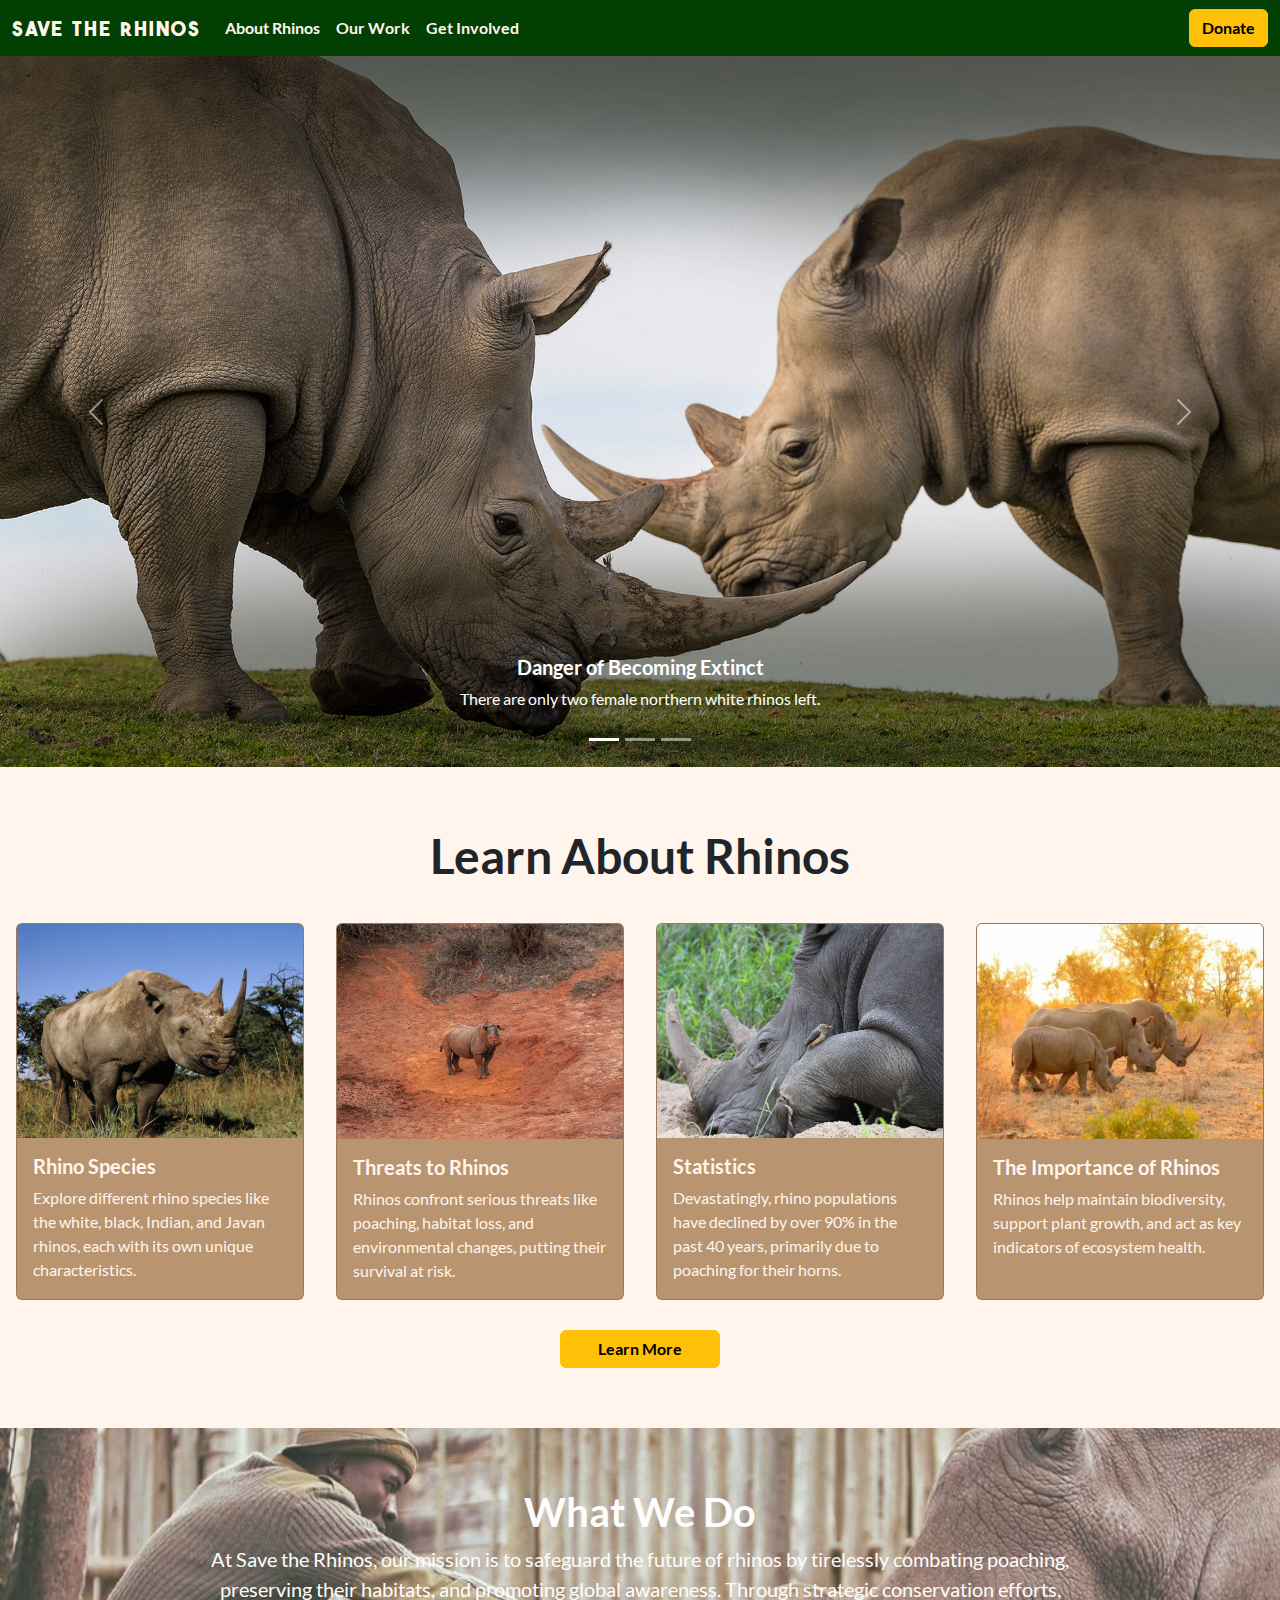
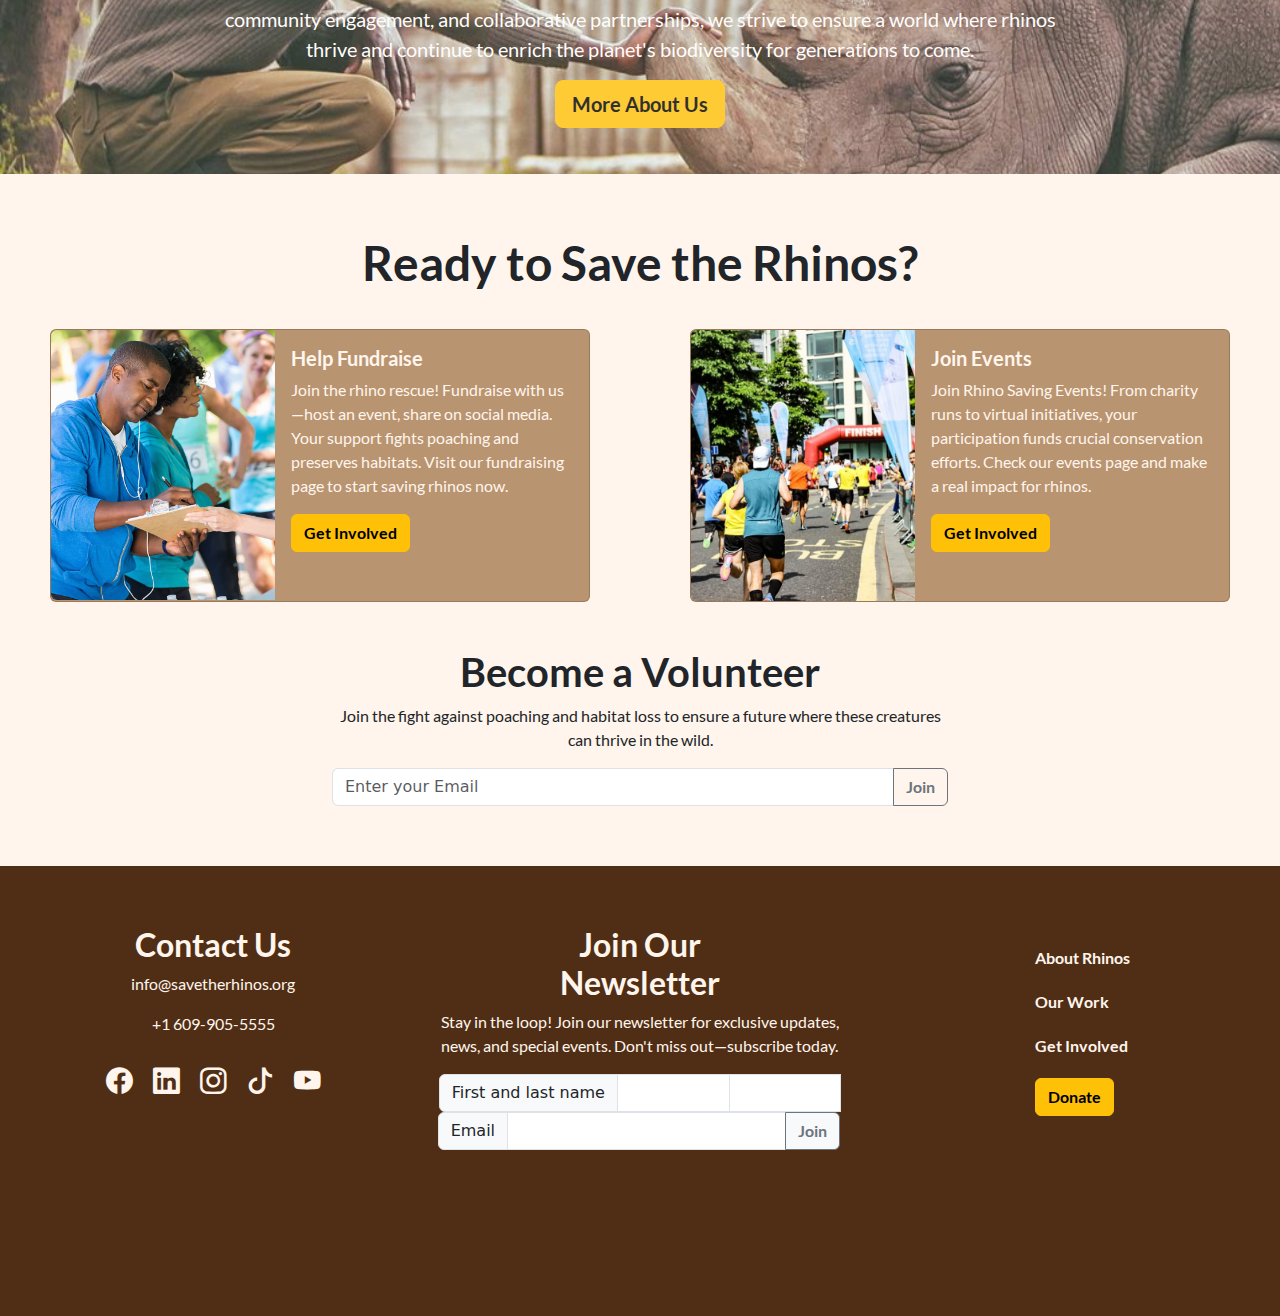
<file: hw6-cause/index.html>
<!DOCTYPE html>
<html lang="en">
<head>
    <meta charset="UTF-8">
    <meta name="viewport" content="width=device-width, initial-scale=1.0">
    <title>Save the Rhinos: Home</title>
    <link rel = "stylesheet" href = "css/bootstrap.min.css">
    <link rel="stylesheet" href="https://cdn.jsdelivr.net/npm/bootstrap-icons@1.11.2/font/bootstrap-icons.min.css">
    <link rel = "stylesheet" href = "css/custom.css">
    <style>
        .jumbotron {
            background: url("images/background.jpeg") center no-repeat;
            background-size: cover;
            opacity: 0.8;
            padding-bottom: 30px;
            padding-left: 200px;
            padding-right: 200px;
            color: white;
        }
    </style>
</head>
<body>
    
    <div class = "container-fluid">
        <header class = "row">
            <div class = "col-md-12 noPadding">
                <!-- Nav Starts-->
                <nav class="navbar navbar-expand-lg bg-body-tertiary">
                    <div class="container-fluid">
                      <a class="navbar-brand" href="index.html">Save the Rhinos</a>
                      <button class="navbar-toggler" type="button" data-bs-toggle="collapse" data-bs-target="#navbarSupportedContent" aria-controls="navbarSupportedContent" aria-expanded="false" aria-label="Toggle navigation">
                        <span class="navbar-toggler-icon"></span>
                      </button>
                      <div class="collapse navbar-collapse" id="navbarSupportedContent">
                        <ul class="navbar-nav me-auto mb-2 mb-lg-0">
                          <li class="nav-item">
                            <a class="nav-link" href="about.html">About Rhinos</a>
                          </li>
                          <li class="nav-item">
                            <a class="nav-link" href="work.html">Our Work</a>
                          </li>
                          <li class="nav-item">
                            <a class="nav-link" href="help.html">Get Involved</a>
                          </li>
                        </ul>
                        <a href = "donate.html">
                            <button class="btn btn-warning" type="submit">Donate</button>
                        </a>
                      </div>
                    </div>
                  </nav>
                <!-- Nav Ends-->
            </div>
        </header>
        <div id = "hero" class = "row">
            <div class = "col-md-12 noPadding">
                <!--Carousel Starts-->
                <div id="carouselExampleCaptions" class="carousel slide">
                    <div class="carousel-indicators">
                      <button type="button" data-bs-target="#carouselExampleCaptions" data-bs-slide-to="0" class="active" aria-current="true" aria-label="Slide 1"></button>
                      <button type="button" data-bs-target="#carouselExampleCaptions" data-bs-slide-to="1" aria-label="Slide 2"></button>
                      <button type="button" data-bs-target="#carouselExampleCaptions" data-bs-slide-to="2" aria-label="Slide 3"></button>
                    </div>
                    <div class="carousel-inner">
                      <div class="carousel-item active">
                        <img src="images/about.jpeg" class="d-block w-100" alt="Image of two white rhinos facing each other">
                        <div class="carousel-caption d-none d-md-block">
                          <h5>Danger of Becoming Extinct</h5>
                          <p>There are only two female northern white rhinos left.</p>
                        </div>
                      </div>
                      <div class="carousel-item">
                        <img src="images/work.jpeg" class="d-block w-100" alt="Image of a man with a white rhino">
                        <div class="carousel-caption d-none d-md-block">
                          <h5>At Save the Rhinos</h5>
                          <p>We work with rhinos to secure a future for them.</p>
                        </div>
                      </div>
                      <div class="carousel-item">
                        <img src="images/help.jpeg" class="d-block w-100" alt="Image of a white rhino with its child">
                        <div class="carousel-caption d-none d-md-block">
                          <h5>They Need Your Help</h5>
                          <p>With your support, we can help save these beautiful animals together.</p>
                        </div>
                      </div>
                    </div>
                    <button class="carousel-control-prev" type="button" data-bs-target="#carouselExampleCaptions" data-bs-slide="prev">
                      <span class="carousel-control-prev-icon" aria-hidden="true"></span>
                      <span class="visually-hidden">Previous</span>
                    </button>
                    <button class="carousel-control-next" type="button" data-bs-target="#carouselExampleCaptions" data-bs-slide="next">
                      <span class="carousel-control-next-icon" aria-hidden="true"></span>
                      <span class="visually-hidden">Next</span>
                    </button>
                  </div>
                <!--Carousel Ends-->
            </div>
        </div>
        <div id = "about" class = "row marginTop">
            <h1 class="display-5 d-flex justify-content-center">Learn About Rhinos</h1>
            <div class = "col-md-3 d-flex justify-content-center marginTopSmall">
                <div class="card" style="width: 18rem;">
                    <img src="images/species.jpg" class="card-img-top" alt="Image of a Black Rhino">
                    <div class="card-body">
                      <h5 class="card-title">Rhino Species</h5>
                      <p class="card-text">
                        Explore different rhino species like the white, black, Indian, and Javan rhinos, each with its own unique characteristics.</p>
                    </div>
                  </div>
            </div>
            <div class = "col-md-3 d-flex justify-content-center marginTopSmall">
                <div class="card" style="width: 18rem;">
                    <img src="images/threats.jpeg" class="card-img-top" alt="A lone rhino standing in dirt">
                    <div class="card-body">
                      <h5 class="card-title">Threats to Rhinos</h5>
                      <p class="card-text">
                        Rhinos confront serious threats like poaching, habitat loss, and environmental changes, putting their survival at risk.</p>
                    </div>
                  </div>
            </div>
            <div class = "col-md-3 d-flex justify-content-center marginTopSmall">
                <div class="card" style="width: 18rem;">
                    <img src="images/statistics.jpeg" class="card-img-top" alt="Rhino with birds on it">
                    <div class="card-body">
                      <h5 class="card-title">Statistics</h5>
                      <p class="card-text">
                        Devastatingly, rhino populations have declined by over 90% in the past 40 years, primarily due to poaching for their horns.</p>
                    </div>
                  </div>
            </div>
            <div class = "col-md-3 d-flex justify-content-center marginTopSmall">
                <div class="card" style="width: 18rem;">
                    <img src="images/importance.jpeg" class="card-img-top" alt="Three rhinos in the sunset">
                    <div class="card-body">
                      <h5 class="card-title">The Importance of Rhinos</h5>
                      <p class="card-text">
                        Rhinos help maintain biodiversity, support plant growth, and act as key indicators of ecosystem health.</p>
                    </div>
                  </div>
            </div>
            <a href="about.html" class="btn btn-warning mx-auto" style="width: 10rem; margin-top: 30px;">Learn More</a>
        </div>
        <div id = "work" class = "row marginTop">
            <div class="jumbotron">
                <h1 class="display--5 d-flex justify-content-center marginTop">What We Do</h1>
                <p class="lead text-center">At Save the Rhinos, our mission is to safeguard the future of rhinos by tirelessly combating poaching, preserving their habitats, and promoting global awareness. Through strategic conservation efforts, community engagement, and collaborative partnerships, we strive to ensure a world where rhinos thrive and continue to enrich the planet's biodiversity for generations to come.</p>
                <p class="lead text-center">
                  <a class="btn btn-warning btn-lg" href="work.html" role="button">More About Us</a>
                </p>
              </div>
        </div>
        <div id = "help" class = "row marginTop">
            <h1 class="display-5 d-flex justify-content-center">Ready to Save the Rhinos?</h1>
            <div class = "col-md-6 marginTopSmall d-flex justify-content-center">
                  <div class="card mb-3" style="max-width: 540px;">
                    <div class="row g-0">
                      <div class="col-md-5">
                        <img src="images/fundraise.jpeg" class="img-fluid rounded-start" alt="Image of a man signing something">
                      </div>
                      <div class="col-md-7">
                        <div class="card-body">
                          <h5 class="card-title">Help Fundraise</h5>
                          <p class="card-text">Join the rhino rescue! Fundraise with us—host an event, share on social media. Your support fights poaching and preserves habitats. Visit our fundraising page to start saving rhinos now.</p>
                          <a href="help.html" class="btn btn-warning">Get Involved</a>
                        </div>
                      </div>
                    </div>
                  </div>
            </div>
            <div class = "col-md-6 marginTopSmall d-flex justify-content-center">
                <div class="card mb-3" style="max-width: 540px;">
                    <div class="row g-0">
                      <div class="col-md-5">
                        <img src="images/run.jpeg" class="img-fluid rounded-start" alt="Image of people running">
                      </div>
                      <div class="col-md-7">
                        <div class="card-body">
                          <h5 class="card-title">Join Events</h5>
                          <p class="card-text">Join Rhino Saving Events! From charity runs to virtual initiatives, your participation funds crucial conservation efforts. Check our events page and make a real impact for rhinos.</p>
                          <a href="help.html" class="btn btn-warning">Get Involved</a>
                        </div>
                      </div>
                    </div>
                  </div>
            </div>
            <div class = "col-md-3"></div>
            <div class = "col-md-6 marginBottom">
                <h1 class="display-6 d-flex justify-content-center marginTopSmall text-center">Become a Volunteer</h1>
                <p class = "text-center">Join the fight against poaching and habitat loss to ensure a future where these creatures can thrive in the wild.</p>
                <div class="input-group mb-6">
                    <input type="text" class="form-control" placeholder="Enter your Email" aria-label="Recipient's username" aria-describedby="button-addon2">
                    <button class="btn btn-outline-secondary" type="button" id="button-addon2">Join</button>
                  </div>
            </div>
            <div class = "col-md-3"></div>
        </div>
        <footer class="row marginTop">
            <div class = "col-md-4 marginLeft marginRight text-center">
                <h2>Contact Us</h2>
                <p> info@savetherhinos.org</p>
                <p> +1 609-905-5555</p>
                <div class = "d-flex justify-content-center">
                    <i class="bi bi-facebook"></i>
                    <i class="bi bi-linkedin"></i>
                    <i class="bi bi-instagram"></i>
                    <i class="bi bi-tiktok"></i>
                    <i class="bi bi-youtube"></i> </div>
            </div>
            <div class = "col-md-4 footerVolunteer">
                <h2 class="d-flex justify-content-center marginLeft marginRight text-center">Join Our Newsletter</h2>
                <p class = "text-center">Stay in the loop! Join our newsletter for exclusive updates, news, and special events. Don't miss out—subscribe today.</p>
                <div class="input-group">
                    <span class="input-group-text">First and last name</span>
                    <input type="text" aria-label="First name" class="form-control">
                    <input type="text" aria-label="Last name" class="form-control">
                <div class="input-group mb-3">
                    <span class="input-group-text" id="inputGroup-sizing-default">Email</span>
                    <input type="text" class="form-control" aria-label="Sizing example input" aria-describedby="inputGroup-sizing-default">
                    <button class="btn btn-light btn-outline-secondary" type="button" id="button-addon2">Join</button>
                    </div>
                  </div>
            </div>
            <div class = "col-md-4 d-flex justify-content-center footerNav">
                <ul>
                    <li class="nav-item">
                        <a class="nav-link" href="about.html">About Rhinos</a>
                    </li>
                    <li class="nav-item">
                        <a class="nav-link" href="work.html">Our Work</a>
                    </li>
                    <li class="nav-item">
                        <a class="nav-link" href="help.html">Get Involved</a>
                    </li>
                    <li>
                        <a href = "donate.html">
                            <button class="btn btn-warning" type="submit">Donate</button>
                        </a>
                    </li>
                </ul>
            </div>
        </footer>
    </div>


    <script src = "js/bootstrap.bundle.min.js"></script>
</body>
</html>
</file>
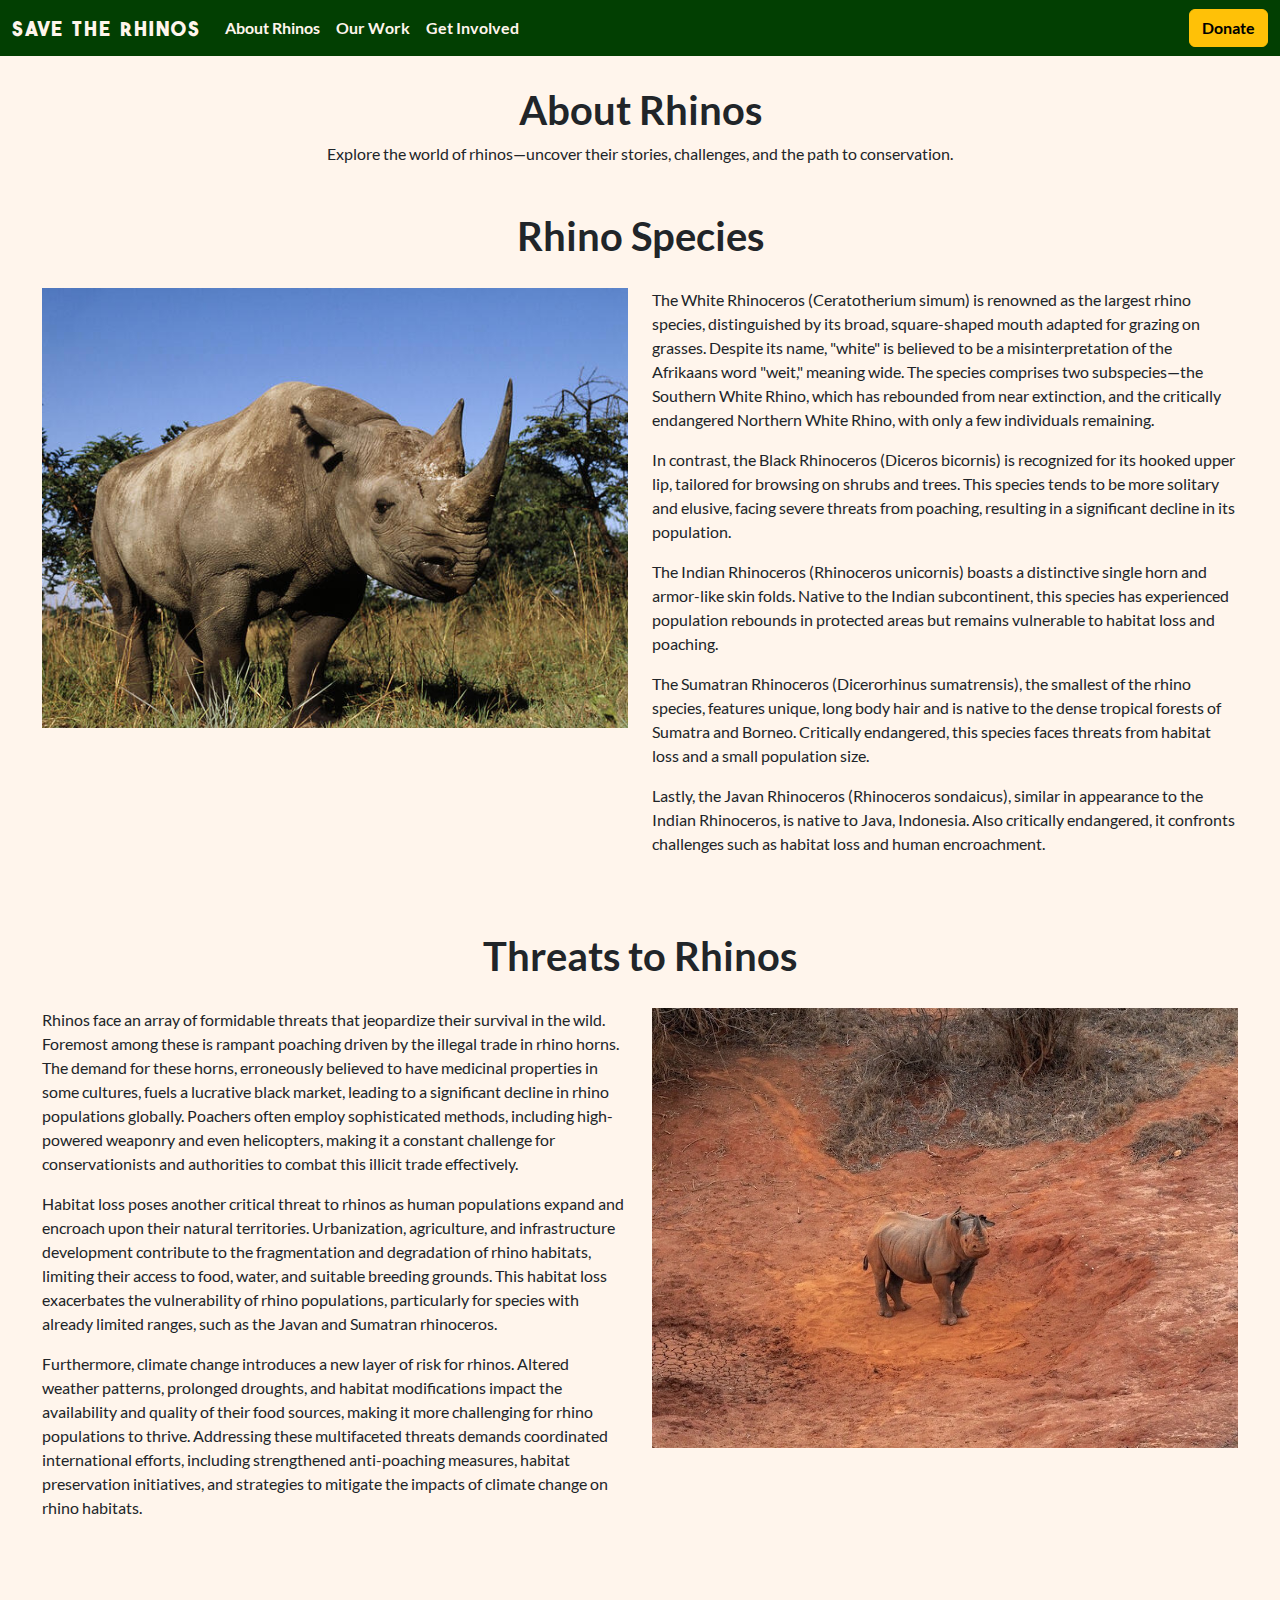
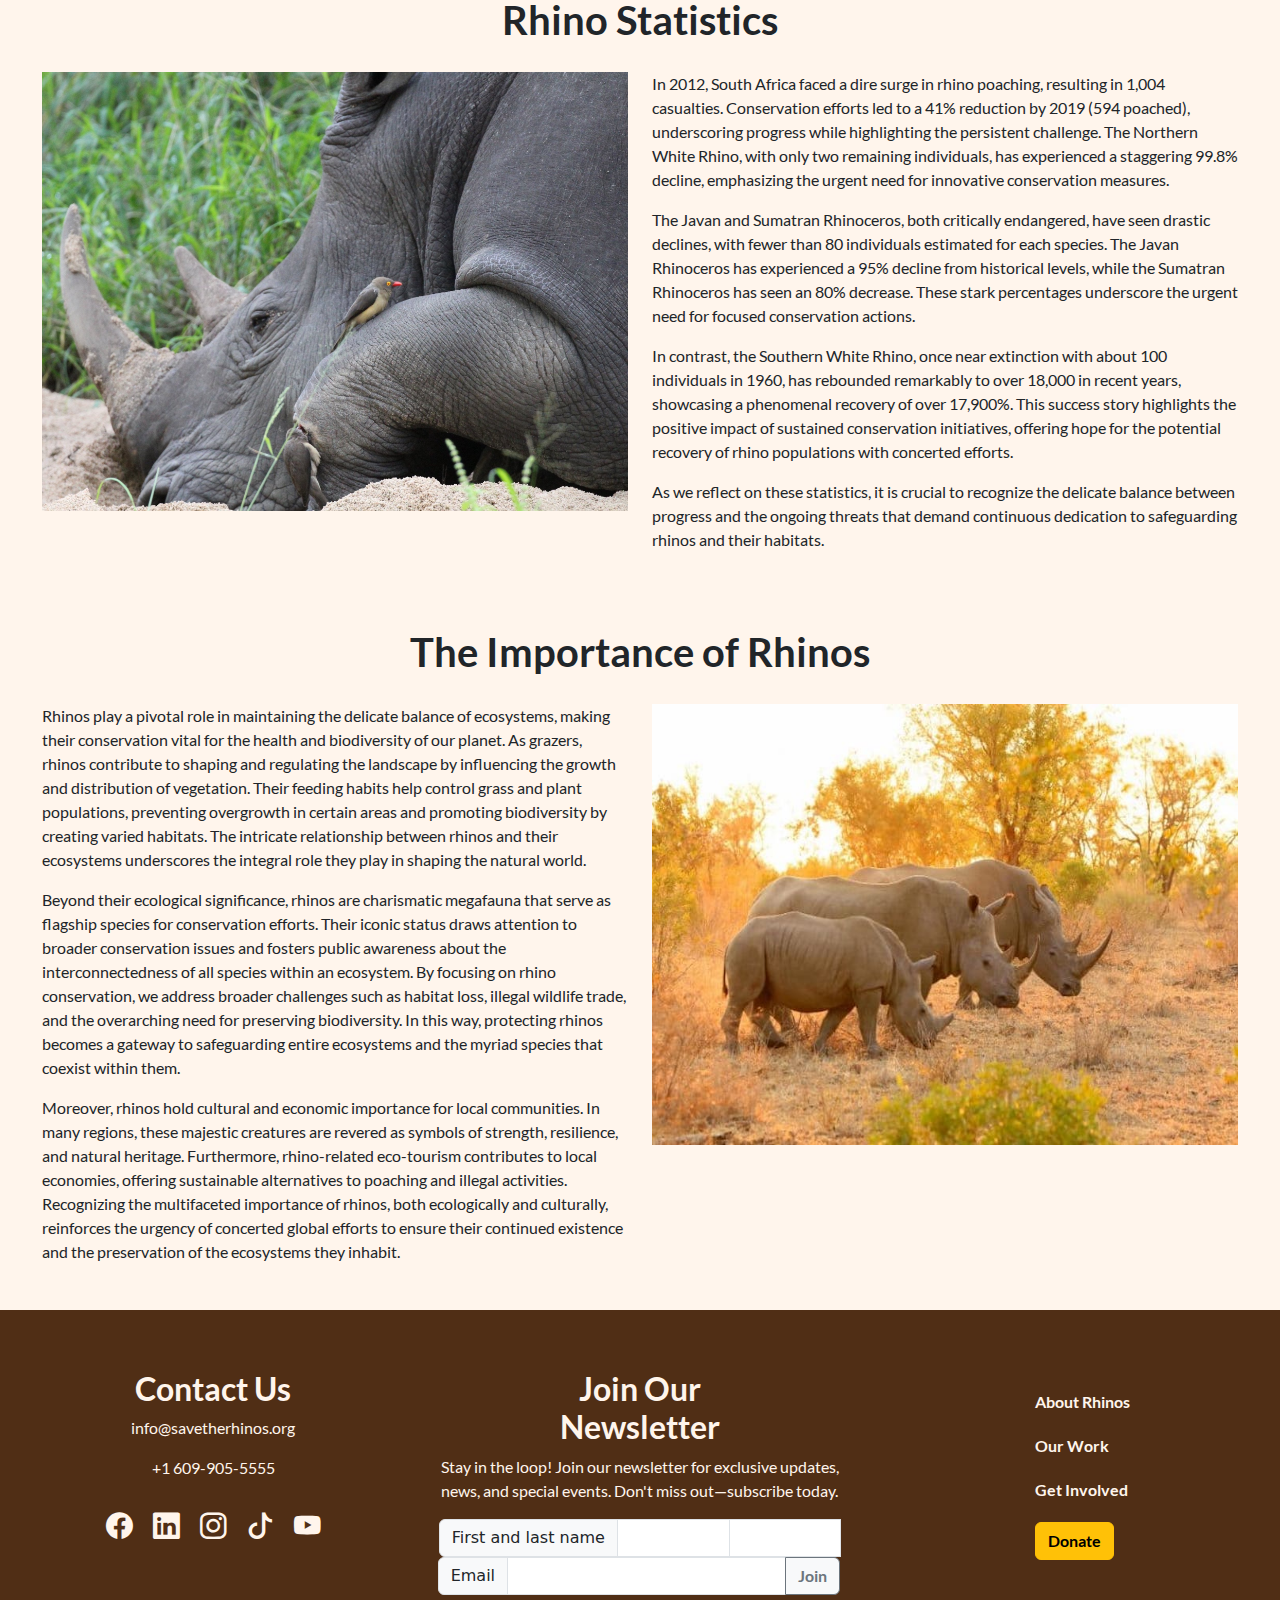
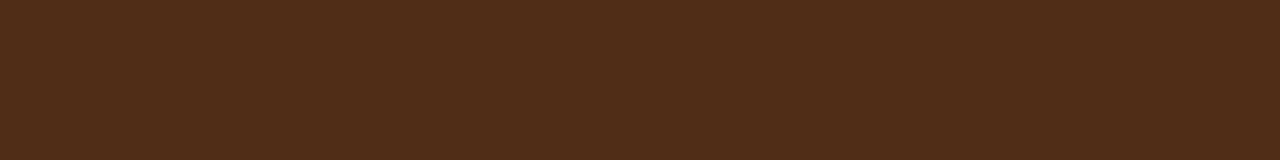
<file: hw6-cause/about.html>
<!DOCTYPE html>
<html lang="en">
<head>
    <meta charset="UTF-8">
    <meta name="viewport" content="width=device-width, initial-scale=1.0">
    <title>Save the Rhinos: About Rhinos</title>
    <link rel = "stylesheet" href = "css/bootstrap.min.css">
    <link rel="stylesheet" href="https://cdn.jsdelivr.net/npm/bootstrap-icons@1.11.2/font/bootstrap-icons.min.css">
    <link rel = "stylesheet" href = "css/custom.css">
</head>
<body>
    
    <div class = "container-fluid">
        <header class = "row">
            <div class = "col-md-12 noPadding">
                <!-- Nav Starts-->
                <nav class="navbar navbar-expand-lg bg-body-tertiary">
                    <div class="container-fluid">
                      <a class="navbar-brand" href="index.html">Save the Rhinos</a>
                      <button class="navbar-toggler" type="button" data-bs-toggle="collapse" data-bs-target="#navbarSupportedContent" aria-controls="navbarSupportedContent" aria-expanded="false" aria-label="Toggle navigation">
                        <span class="navbar-toggler-icon"></span>
                      </button>
                      <div class="collapse navbar-collapse" id="navbarSupportedContent">
                        <ul class="navbar-nav me-auto mb-2 mb-lg-0">
                          <li class="nav-item">
                            <a class="nav-link" href="about.html">About Rhinos</a>
                          </li>
                          <li class="nav-item">
                            <a class="nav-link" href="work.html">Our Work</a>
                          </li>
                          <li class="nav-item">
                            <a class="nav-link" href="help.html">Get Involved</a>
                          </li>
                        </ul>
                        <a href = "donate.html">
                            <button class="btn btn-warning" type="submit">Donate</button>
                        </a>
                      </div>
                    </div>
                  </nav>
                <!-- Nav Ends-->
            </div>
        </header>
        <div class = "row marginTopSmall" id = "mainArea">
          <h1 class="display-6 d-flex justify-content-center">About Rhinos</h1>
          <p class = "text-center">Explore the world of rhinos—uncover their stories, challenges, and the path to conservation.</p>
          <h1 class="display-6 d-flex justify-content-center text-center marginTopSmall" style="padding-bottom: 20px;">Rhino Species</h1>
          <div class = "col-md-6">
            <img src="images/species.jpg" class="img-fluid" style= "padding-bottom: 20px;" alt="Image of a black rhino">
          </div>
          <div class = "col-md-6">

<p>The White Rhinoceros (Ceratotherium simum) is renowned as the largest rhino species, distinguished by its broad, square-shaped mouth adapted for grazing on grasses. Despite its name, "white" is believed to be a misinterpretation of the Afrikaans word "weit," meaning wide. The species comprises two subspecies—the Southern White Rhino, which has rebounded from near extinction, and the critically endangered Northern White Rhino, with only a few individuals remaining.</p>

<p>In contrast, the Black Rhinoceros (Diceros bicornis) is recognized for its hooked upper lip, tailored for browsing on shrubs and trees. This species tends to be more solitary and elusive, facing severe threats from poaching, resulting in a significant decline in its population.</p>

<p>The Indian Rhinoceros (Rhinoceros unicornis) boasts a distinctive single horn and armor-like skin folds. Native to the Indian subcontinent, this species has experienced population rebounds in protected areas but remains vulnerable to habitat loss and poaching.</p>

<p>The Sumatran Rhinoceros (Dicerorhinus sumatrensis), the smallest of the rhino species, features unique, long body hair and is native to the dense tropical forests of Sumatra and Borneo. Critically endangered, this species faces threats from habitat loss and a small population size.</p>

<p>Lastly, the Javan Rhinoceros (Rhinoceros sondaicus), similar in appearance to the Indian Rhinoceros, is native to Java, Indonesia. Also critically endangered, it confronts challenges such as habitat loss and human encroachment.</p>
            
          </div>
        </div>
        <div class = "row marginTopSmall" id = "mainArea">
          <h1 class="display-6 d-flex justify-content-center text-center" style="padding-bottom: 20px;">Threats to Rhinos</h1>
          <div class = "col-md-6">
<p>Rhinos face an array of formidable threats that jeopardize their survival in the wild. Foremost among these is rampant poaching driven by the illegal trade in rhino horns. The demand for these horns, erroneously believed to have medicinal properties in some cultures, fuels a lucrative black market, leading to a significant decline in rhino populations globally. Poachers often employ sophisticated methods, including high-powered weaponry and even helicopters, making it a constant challenge for conservationists and authorities to combat this illicit trade effectively.</p>

<p>Habitat loss poses another critical threat to rhinos as human populations expand and encroach upon their natural territories. Urbanization, agriculture, and infrastructure development contribute to the fragmentation and degradation of rhino habitats, limiting their access to food, water, and suitable breeding grounds. This habitat loss exacerbates the vulnerability of rhino populations, particularly for species with already limited ranges, such as the Javan and Sumatran rhinoceros.</p>

<p>Furthermore, climate change introduces a new layer of risk for rhinos. Altered weather patterns, prolonged droughts, and habitat modifications impact the availability and quality of their food sources, making it more challenging for rhino populations to thrive. Addressing these multifaceted threats demands coordinated international efforts, including strengthened anti-poaching measures, habitat preservation initiatives, and strategies to mitigate the impacts of climate change on rhino habitats.</p>
          </div>
          <div class = "col-md-6">
            <img src="images/threats.jpeg" class="img-fluid" alt="Image of a black rhino">
          </div>
        </div>
        <div class = "row marginTop" id = "mainArea">
          <h1 class="display-6 d-flex justify-content-center text-center" style="padding-bottom: 20px;">Rhino Statistics</h1>
          <div class = "col-md-6">
            <img src="images/statistics.jpeg" class="img-fluid" style= "padding-bottom: 20px;" alt="Image of a black rhino">
          </div>
          <div class = "col-md-6">
            
<p> In 2012, South Africa faced a dire surge in rhino poaching, resulting in 1,004 casualties. Conservation efforts led to a 41% reduction by 2019 (594 poached), underscoring progress while highlighting the persistent challenge. The Northern White Rhino, with only two remaining individuals, has experienced a staggering 99.8% decline, emphasizing the urgent need for innovative conservation measures.</p>
  
<p>The Javan and Sumatran Rhinoceros, both critically endangered, have seen drastic declines, with fewer than 80 individuals estimated for each species. The Javan Rhinoceros has experienced a 95% decline from historical levels, while the Sumatran Rhinoceros has seen an 80% decrease. These stark percentages underscore the urgent need for focused conservation actions. </p>
  
<p>In contrast, the Southern White Rhino, once near extinction with about 100 individuals in 1960, has rebounded remarkably to over 18,000 in recent years, showcasing a phenomenal recovery of over 17,900%. This success story highlights the positive impact of sustained conservation initiatives, offering hope for the potential recovery of rhino populations with concerted efforts. </p>
<p>As we reflect on these statistics, it is crucial to recognize the delicate balance between progress and the ongoing threats that demand continuous dedication to safeguarding rhinos and their habitats.</p>
          </div>
        </div>
        <div class = "row marginTop marginBottom" id = "mainArea">
          <h1 class="display-6 d-flex justify-content-center text-center" style="padding-bottom: 20px;">The Importance of Rhinos</h1>
          <div class = "col-md-6">

            <p>Rhinos play a pivotal role in maintaining the delicate balance of ecosystems, making their conservation vital for the health and biodiversity of our planet. As grazers, rhinos contribute to shaping and regulating the landscape by influencing the growth and distribution of vegetation. Their feeding habits help control grass and plant populations, preventing overgrowth in certain areas and promoting biodiversity by creating varied habitats. The intricate relationship between rhinos and their ecosystems underscores the integral role they play in shaping the natural world.</p>

            <p>Beyond their ecological significance, rhinos are charismatic megafauna that serve as flagship species for conservation efforts. Their iconic status draws attention to broader conservation issues and fosters public awareness about the interconnectedness of all species within an ecosystem. By focusing on rhino conservation, we address broader challenges such as habitat loss, illegal wildlife trade, and the overarching need for preserving biodiversity. In this way, protecting rhinos becomes a gateway to safeguarding entire ecosystems and the myriad species that coexist within them.</p>
            
            <p>Moreover, rhinos hold cultural and economic importance for local communities. In many regions, these majestic creatures are revered as symbols of strength, resilience, and natural heritage. Furthermore, rhino-related eco-tourism contributes to local economies, offering sustainable alternatives to poaching and illegal activities. Recognizing the multifaceted importance of rhinos, both ecologically and culturally, reinforces the urgency of concerted global efforts to ensure their continued existence and the preservation of the ecosystems they inhabit.</p>
          </div>
          <div class = "col-md-6">
            <img src="images/importance.jpeg" class="img-fluid" alt="Image of a black rhino">
          </div>
        </div>
        <footer class="row marginTop">
            <div class = "col-md-4 marginLeft marginRight text-center">
                <h2>Contact Us</h2>
                <p> info@savetherhinos.org</p>
                <p> +1 609-905-5555</p>
                <div class = "d-flex justify-content-center">
                    <i class="bi bi-facebook"></i>
                    <i class="bi bi-linkedin"></i>
                    <i class="bi bi-instagram"></i>
                    <i class="bi bi-tiktok"></i>
                    <i class="bi bi-youtube"></i> </div>
            </div>
            <div class = "col-md-4 footerVolunteer">
                <h2 class="d-flex justify-content-center marginLeft marginRight text-center">Join Our Newsletter</h2>
                <p class = "text-center">Stay in the loop! Join our newsletter for exclusive updates, news, and special events. Don't miss out—subscribe today.</p>
                <div class="input-group">
                    <span class="input-group-text">First and last name</span>
                    <input type="text" aria-label="First name" class="form-control">
                    <input type="text" aria-label="Last name" class="form-control">
                <div class="input-group mb-3">
                    <span class="input-group-text" id="inputGroup-sizing-default">Email</span>
                    <input type="text" class="form-control" aria-label="Sizing example input" aria-describedby="inputGroup-sizing-default">
                    <button class="btn btn-light btn-outline-secondary" type="button" id="button-addon2">Join</button>
                    </div>
                  </div>
            </div>
            <div class = "col-md-4 d-flex justify-content-center footerNav">
                <ul>
                    <li class="nav-item">
                        <a class="nav-link" href="about.html">About Rhinos</a>
                    </li>
                    <li class="nav-item">
                        <a class="nav-link" href="work.html">Our Work</a>
                    </li>
                    <li class="nav-item">
                        <a class="nav-link" href="help.html">Get Involved</a>
                    </li>
                    <li>
                        <a href = "donate.html">
                            <button class="btn btn-warning" type="submit">Donate</button>
                        </a>
                    </li>
                </ul>
            </div>
        </footer>
    </div>


    <script src = "js/bootstrap.bundle.min.js"></script>
</body>
</html>
</file>
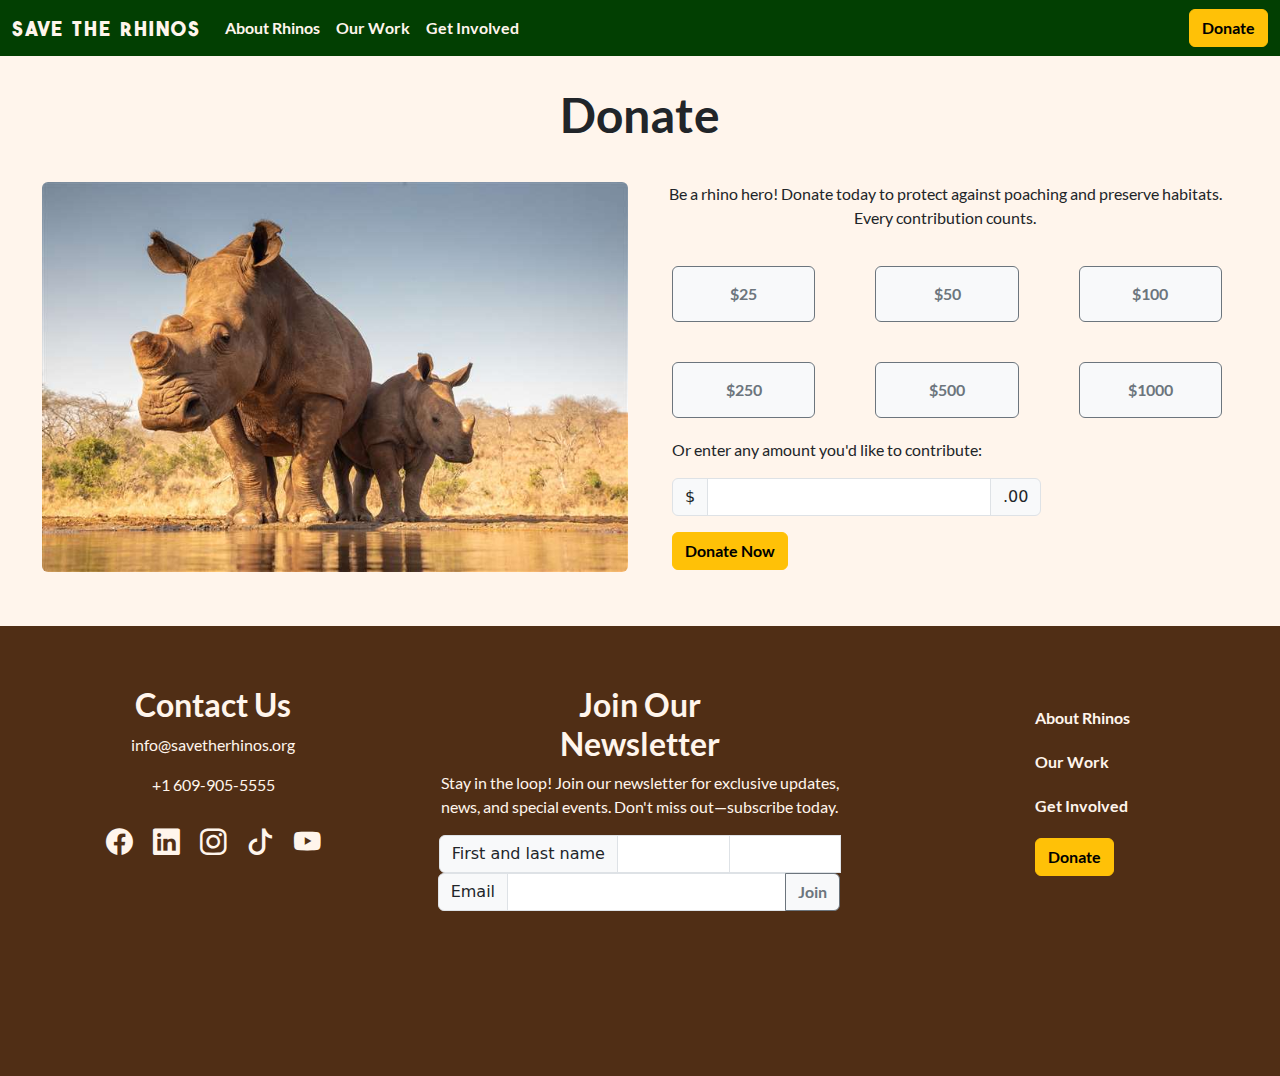
<file: hw6-cause/donate.html>
<!DOCTYPE html>
<html lang="en">
<head>
    <meta charset="UTF-8">
    <meta name="viewport" content="width=device-width, initial-scale=1.0">
    <title>Save the Rhinos: Donate</title>
    <link rel = "stylesheet" href = "css/bootstrap.min.css">
    <link rel="stylesheet" href="https://cdn.jsdelivr.net/npm/bootstrap-icons@1.11.2/font/bootstrap-icons.min.css">
    <link rel = "stylesheet" href = "css/custom.css">
</head>
<body>
    
    <div class = "container-fluid">
        <header class = "row">
            <div class = "col-md-12 noPadding">
                <!-- Nav Starts-->
                <nav class="navbar navbar-expand-lg bg-body-tertiary">
                    <div class="container-fluid">
                      <a class="navbar-brand" href="index.html">Save the Rhinos</a>
                      <button class="navbar-toggler" type="button" data-bs-toggle="collapse" data-bs-target="#navbarSupportedContent" aria-controls="navbarSupportedContent" aria-expanded="false" aria-label="Toggle navigation">
                        <span class="navbar-toggler-icon"></span>
                      </button>
                      <div class="collapse navbar-collapse" id="navbarSupportedContent">
                        <ul class="navbar-nav me-auto mb-2 mb-lg-0">
                          <li class="nav-item">
                            <a class="nav-link" href="about.html">About Rhinos</a>
                          </li>
                          <li class="nav-item">
                            <a class="nav-link" href="work.html">Our Work</a>
                          </li>
                          <li class="nav-item">
                            <a class="nav-link" href="help.html">Get Involved</a>
                          </li>
                        </ul>
                        <a href = "donate.html">
                            <button class="btn btn-warning" type="submit">Donate</button>
                        </a>
                      </div>
                    </div>
                  </nav>
                <!-- Nav Ends-->
            </div>
        </header>
        <div class = "row marginBottom marginTopSmall" id = "mainArea">
            <h1 class="display-5 d-flex justify-content-center">Donate</h1>
            <div class = "col-md-6 marginTopSmall">
                <figure class="figure">
                    <img src="images/donate.jpeg" class="figure-img img-fluid rounded" alt="Image of two rhinos side by side">
                </figure>
            </div>
            <div class = "col-md-6 marginTopSmall">
                <div class = "row">
                    <div class = "col-md-12">
                        <p class = "text-center">Be a rhino hero! Donate today to protect against poaching and preserve habitats. Every contribution counts.</p>
                    </div>
                </div>
                <div class = "row">
                    <div class = "col-md-4">
                        <button type="button" class="btn btn-light donationAmount btn-outline-secondary">$25</button>
                    </div>
                    <div class = "col-md-4">
                        <button type="button" class="btn btn-light donationAmount btn-outline-secondary">$50</button>
                    </div>
                    <div class = "col-md-4">
                        <button type="button" class="btn btn-light donationAmount btn-outline-secondary">$100</button>
                    </div>
                </div>
                <div class = "row">
                    <div class = "col-md-4">
                        <button type="button" class="btn btn-light donationAmount btn-outline-secondary">$250</button>
                    </div>
                    <div class = "col-md-4">
                        <button type="button" class="btn btn-light donationAmount btn-outline-secondary">$500</button>
                    </div>
                    <div class = "col-md-4">
                        <button type="button" class="btn btn-light donationAmount btn-outline-secondary">$1000</button>
                    </div>
                </div>
                <div class = "row" style="padding-left: 20px;">
                    <div class = "col-md-12">
                        <p>Or enter any amount you'd like to contribute:</p>
                    </div>
                </div>
                <div class = "row" style="padding-left: 20px;">
                    <div class = "col-md-8">
                        <div class="input-group mb-3">
                            <span class="input-group-text">$</span>
                            <input type="text" class="form-control" aria-label="Amount (to the nearest dollar)">
                            <span class="input-group-text">.00</span>
                          </div>
                    </div>
                    <div class = "col-md-4"></div>
                </div>
                <div class = "row" style="padding-left: 20px;">
                    <div class = "col-md-12">
                        <button type="button" class="btn btn-warning">Donate Now</button>
                    </div>
                </div>

            </div>
        </div>
        <footer class="row marginTop">
            <div class = "col-md-4 marginLeft marginRight text-center">
                <h2>Contact Us</h2>
                <p> info@savetherhinos.org</p>
                <p> +1 609-905-5555</p>
                <div class = "d-flex justify-content-center">
                    <i class="bi bi-facebook"></i>
                    <i class="bi bi-linkedin"></i>
                    <i class="bi bi-instagram"></i>
                    <i class="bi bi-tiktok"></i>
                    <i class="bi bi-youtube"></i> </div>
            </div>
            <div class = "col-md-4 footerVolunteer">
                <h2 class="d-flex justify-content-center marginLeft marginRight text-center">Join Our Newsletter</h2>
                <p class = "text-center">Stay in the loop! Join our newsletter for exclusive updates, news, and special events. Don't miss out—subscribe today.</p>
                <div class="input-group">
                    <span class="input-group-text">First and last name</span>
                    <input type="text" aria-label="First name" class="form-control">
                    <input type="text" aria-label="Last name" class="form-control">
                <div class="input-group mb-3">
                    <span class="input-group-text" id="inputGroup-sizing-default">Email</span>
                    <input type="text" class="form-control" aria-label="Sizing example input" aria-describedby="inputGroup-sizing-default">
                    <button class="btn btn-light btn-outline-secondary" type="button" id="button-addon2">Join</button>
                    </div>
                  </div>
            </div>
            <div class = "col-md-4 d-flex justify-content-center footerNav">
                <ul>
                    <li class="nav-item">
                        <a class="nav-link" href="about.html">About Rhinos</a>
                    </li>
                    <li class="nav-item">
                        <a class="nav-link" href="work.html">Our Work</a>
                    </li>
                    <li class="nav-item">
                        <a class="nav-link" href="help.html">Get Involved</a>
                    </li>
                    <li>
                        <a href = "donate.html">
                            <button class="btn btn-warning" type="submit">Donate</button>
                        </a>
                    </li>
                </ul>
            </div>
        </footer>
    </div>


    <script src = "js/bootstrap.bundle.min.js"></script>
</body>
</html>
</file>
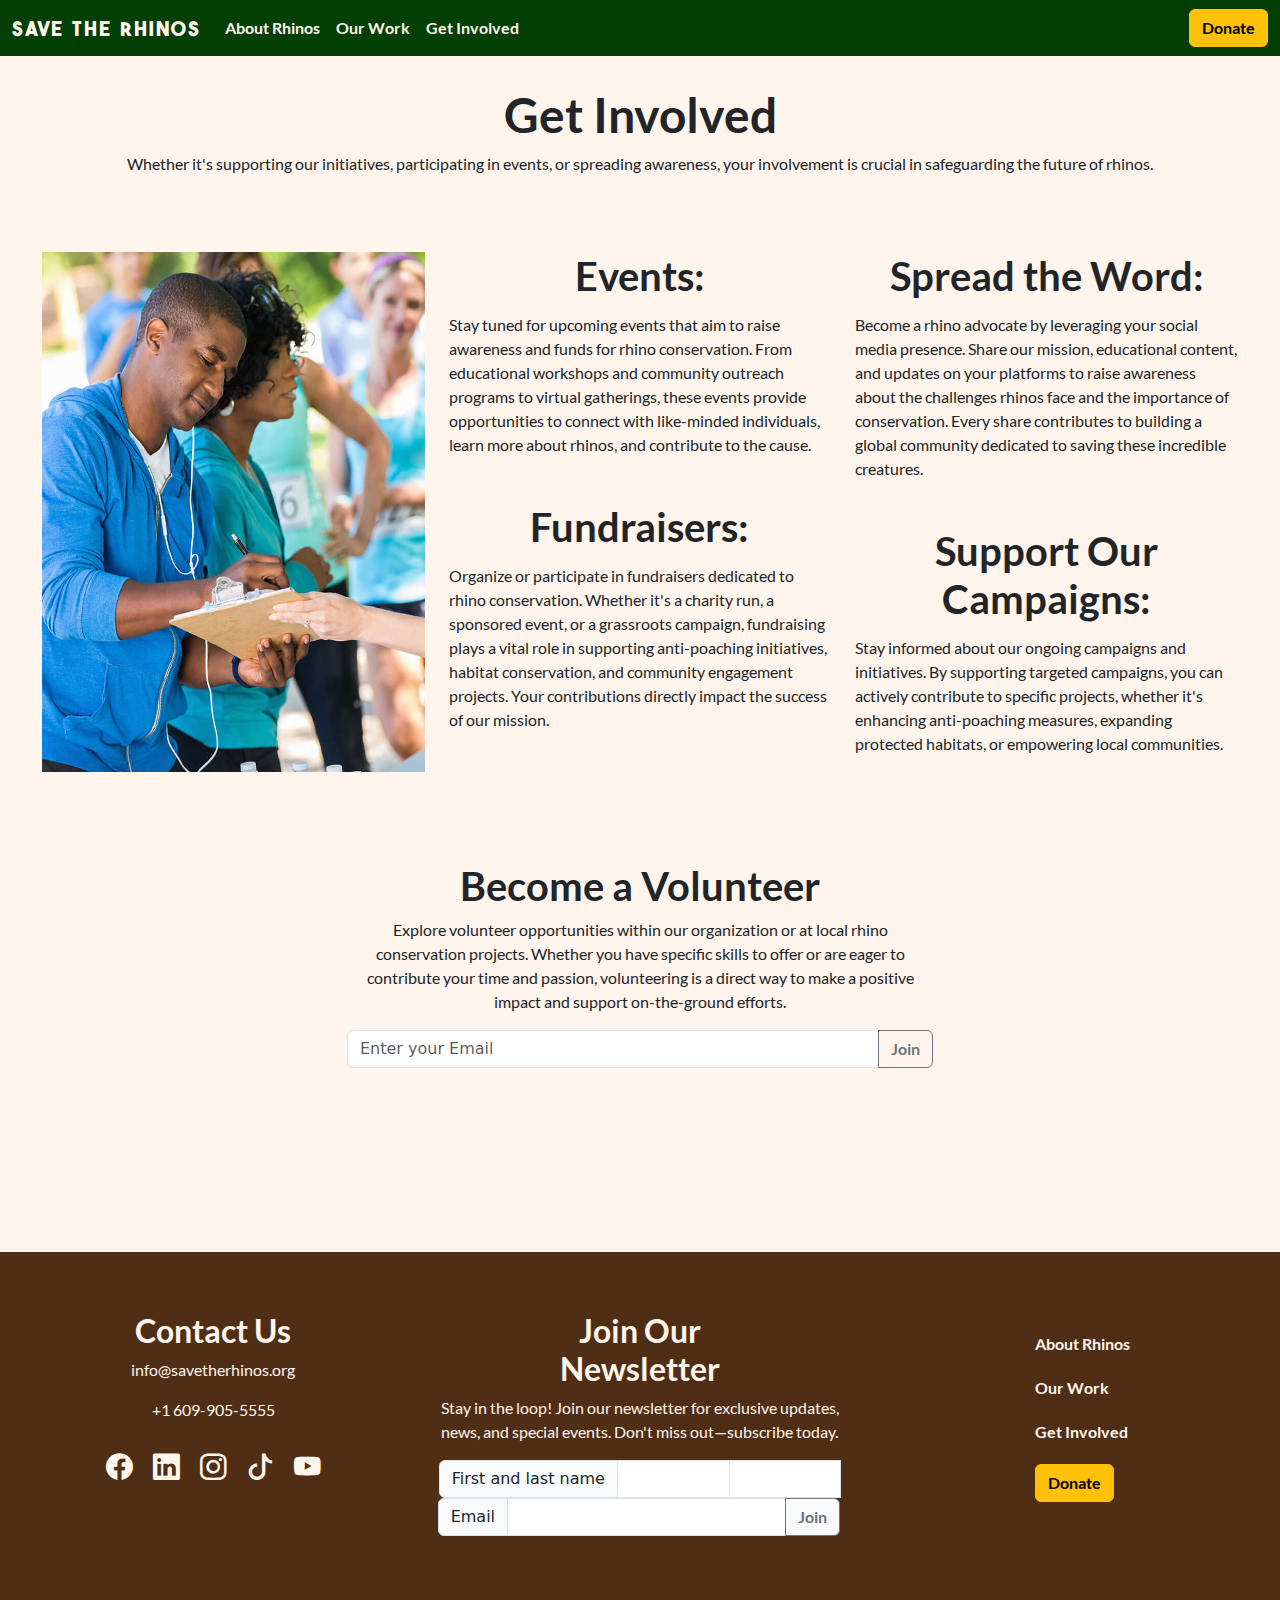
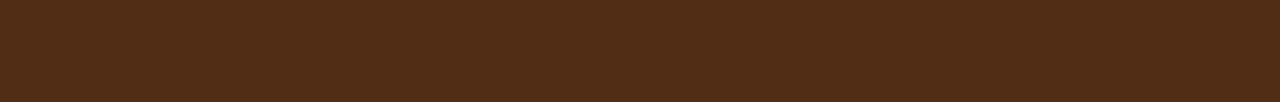
<file: hw6-cause/help.html>
<!DOCTYPE html>
<html lang="en">
<head>
    <meta charset="UTF-8">
    <meta name="viewport" content="width=device-width, initial-scale=1.0">
    <title>Save the Rhinos: Get Involved</title>
    <link rel = "stylesheet" href = "css/bootstrap.min.css">
    <link rel="stylesheet" href="https://cdn.jsdelivr.net/npm/bootstrap-icons@1.11.2/font/bootstrap-icons.min.css">
    <link rel = "stylesheet" href = "css/custom.css">
</head>
<body>
    
    <div class = "container-fluid">
        <header class = "row">
            <div class = "col-md-12 noPadding">
                <!-- Nav Starts-->
                <nav class="navbar navbar-expand-lg bg-body-tertiary">
                    <div class="container-fluid">
                      <a class="navbar-brand" href="index.html">Save the Rhinos</a>
                      <button class="navbar-toggler" type="button" data-bs-toggle="collapse" data-bs-target="#navbarSupportedContent" aria-controls="navbarSupportedContent" aria-expanded="false" aria-label="Toggle navigation">
                        <span class="navbar-toggler-icon"></span>
                      </button>
                      <div class="collapse navbar-collapse" id="navbarSupportedContent">
                        <ul class="navbar-nav me-auto mb-2 mb-lg-0">
                          <li class="nav-item">
                            <a class="nav-link" href="about.html">About Rhinos</a>
                          </li>
                          <li class="nav-item">
                            <a class="nav-link" href="work.html">Our Work</a>
                          </li>
                          <li class="nav-item">
                            <a class="nav-link" href="help.html">Get Involved</a>
                          </li>
                        </ul>
                        <a href = "donate.html">
                            <button class="btn btn-warning" type="submit">Donate</button>
                        </a>
                      </div>
                    </div>
                  </nav>
                <!-- Nav Ends-->
            </div>
        </header>
        <div class = "row marginTopSmall" id = "mainArea">
          <h1 class="display-5 d-flex justify-content-center">Get Involved</h1>
          <p class = "text-center">Whether it's supporting our initiatives, participating in events, or spreading awareness, your involvement is crucial in safeguarding the future of rhinos.</p>
          <div class = "col-md-4 marginTop d-flex justify-content-center">
            <img src="images/fundraise.jpeg" class="img-fluid" alt="Image of a man signing something">
          </div>
          <div class = "col-md-4 marginTop">
            <h1 class="display-6 d-flex justify-content-center text-center" style="padding-bottom: 5px;">Events:</h1>
            <p>Stay tuned for upcoming events that aim to raise awareness and funds for rhino conservation. From educational workshops and community outreach programs to virtual gatherings, these events provide opportunities to connect with like-minded individuals, learn more about rhinos, and contribute to the cause.</p>
            <h1 class="display-6 d-flex justify-content-center text-center marginTopSmall" style="padding-bottom: 5px;">Fundraisers:</h1>
            <p>Organize or participate in fundraisers dedicated to rhino conservation. Whether it's a charity run, a sponsored event, or a grassroots campaign, fundraising plays a vital role in supporting anti-poaching initiatives, habitat conservation, and community engagement projects. Your contributions directly impact the success of our mission.</p>
          </div>
          <div class = "col-md-4 marginTop">
            <h1 class="display-6 d-flex justify-content-center text-center" style="padding-bottom: 5px;">Spread the Word:</h1>
            <p>Become a rhino advocate by leveraging your social media presence. Share our mission, educational content, and updates on your platforms to raise awareness about the challenges rhinos face and the importance of conservation. Every share contributes to building a global community dedicated to saving these incredible creatures.</p>
            <h1 class="display-6 d-flex justify-content-center text-center marginTopSmall" style="padding-bottom: 5px;">Support Our Campaigns:</h1>
            <p>Stay informed about our ongoing campaigns and initiatives. By supporting targeted campaigns, you can actively contribute to specific projects, whether it's enhancing anti-poaching measures, expanding protected habitats, or empowering local communities.</p>
          </div>
        </div>
        <div class = "row marginTopSmall" id = "mainArea">
          <div class = "col-md-3"></div>
          <div class = "col-md-6">
              <h1 class="display-6 d-flex justify-content-center marginTopSmall text-center">Become a Volunteer</h1>
              <p class = "text-center">Explore volunteer opportunities within our organization or at local rhino conservation projects. Whether you have specific skills to offer or are eager to contribute your time and passion, volunteering is a direct way to make a positive impact and support on-the-ground efforts.</p>
              <div class="input-group mb-6">
                  <input type="text" class="form-control" placeholder="Enter your Email" aria-label="Recipient's username" aria-describedby="button-addon2">
                  <button class="btn btn-outline-secondary" type="button" id="button-addon2">Join</button>
              </div>
          </div>
          <div class = "col-md-3"></div>
        </div>
        <footer class="row marginTop">
            <div class = "col-md-4 marginLeft marginRight text-center">
                <h2>Contact Us</h2>
                <p> info@savetherhinos.org</p>
                <p> +1 609-905-5555</p>
                <div class = "d-flex justify-content-center">
                    <i class="bi bi-facebook"></i>
                    <i class="bi bi-linkedin"></i>
                    <i class="bi bi-instagram"></i>
                    <i class="bi bi-tiktok"></i>
                    <i class="bi bi-youtube"></i> </div>
            </div>
            <div class = "col-md-4 footerVolunteer">
                <h2 class="d-flex justify-content-center marginLeft marginRight text-center">Join Our Newsletter</h2>
                <p class = "text-center">Stay in the loop! Join our newsletter for exclusive updates, news, and special events. Don't miss out—subscribe today.</p>
                <div class="input-group">
                    <span class="input-group-text">First and last name</span>
                    <input type="text" aria-label="First name" class="form-control">
                    <input type="text" aria-label="Last name" class="form-control">
                <div class="input-group mb-3">
                    <span class="input-group-text" id="inputGroup-sizing-default">Email</span>
                    <input type="text" class="form-control" aria-label="Sizing example input" aria-describedby="inputGroup-sizing-default">
                    <button class="btn btn-light btn-outline-secondary" type="button" id="button-addon2">Join</button>
                    </div>
                  </div>
            </div>
            <div class = "col-md-4 d-flex justify-content-center footerNav">
                <ul>
                    <li class="nav-item">
                        <a class="nav-link" href="about.html">About Rhinos</a>
                    </li>
                    <li class="nav-item">
                        <a class="nav-link" href="work.html">Our Work</a>
                    </li>
                    <li class="nav-item">
                        <a class="nav-link" href="help.html">Get Involved</a>
                    </li>
                    <li>
                        <a href = "donate.html">
                            <button class="btn btn-warning" type="submit">Donate</button>
                        </a>
                    </li>
                </ul>
            </div>
        </footer>
    </div>


    <script src = "js/bootstrap.bundle.min.js"></script>
</body>
</html>
</file>
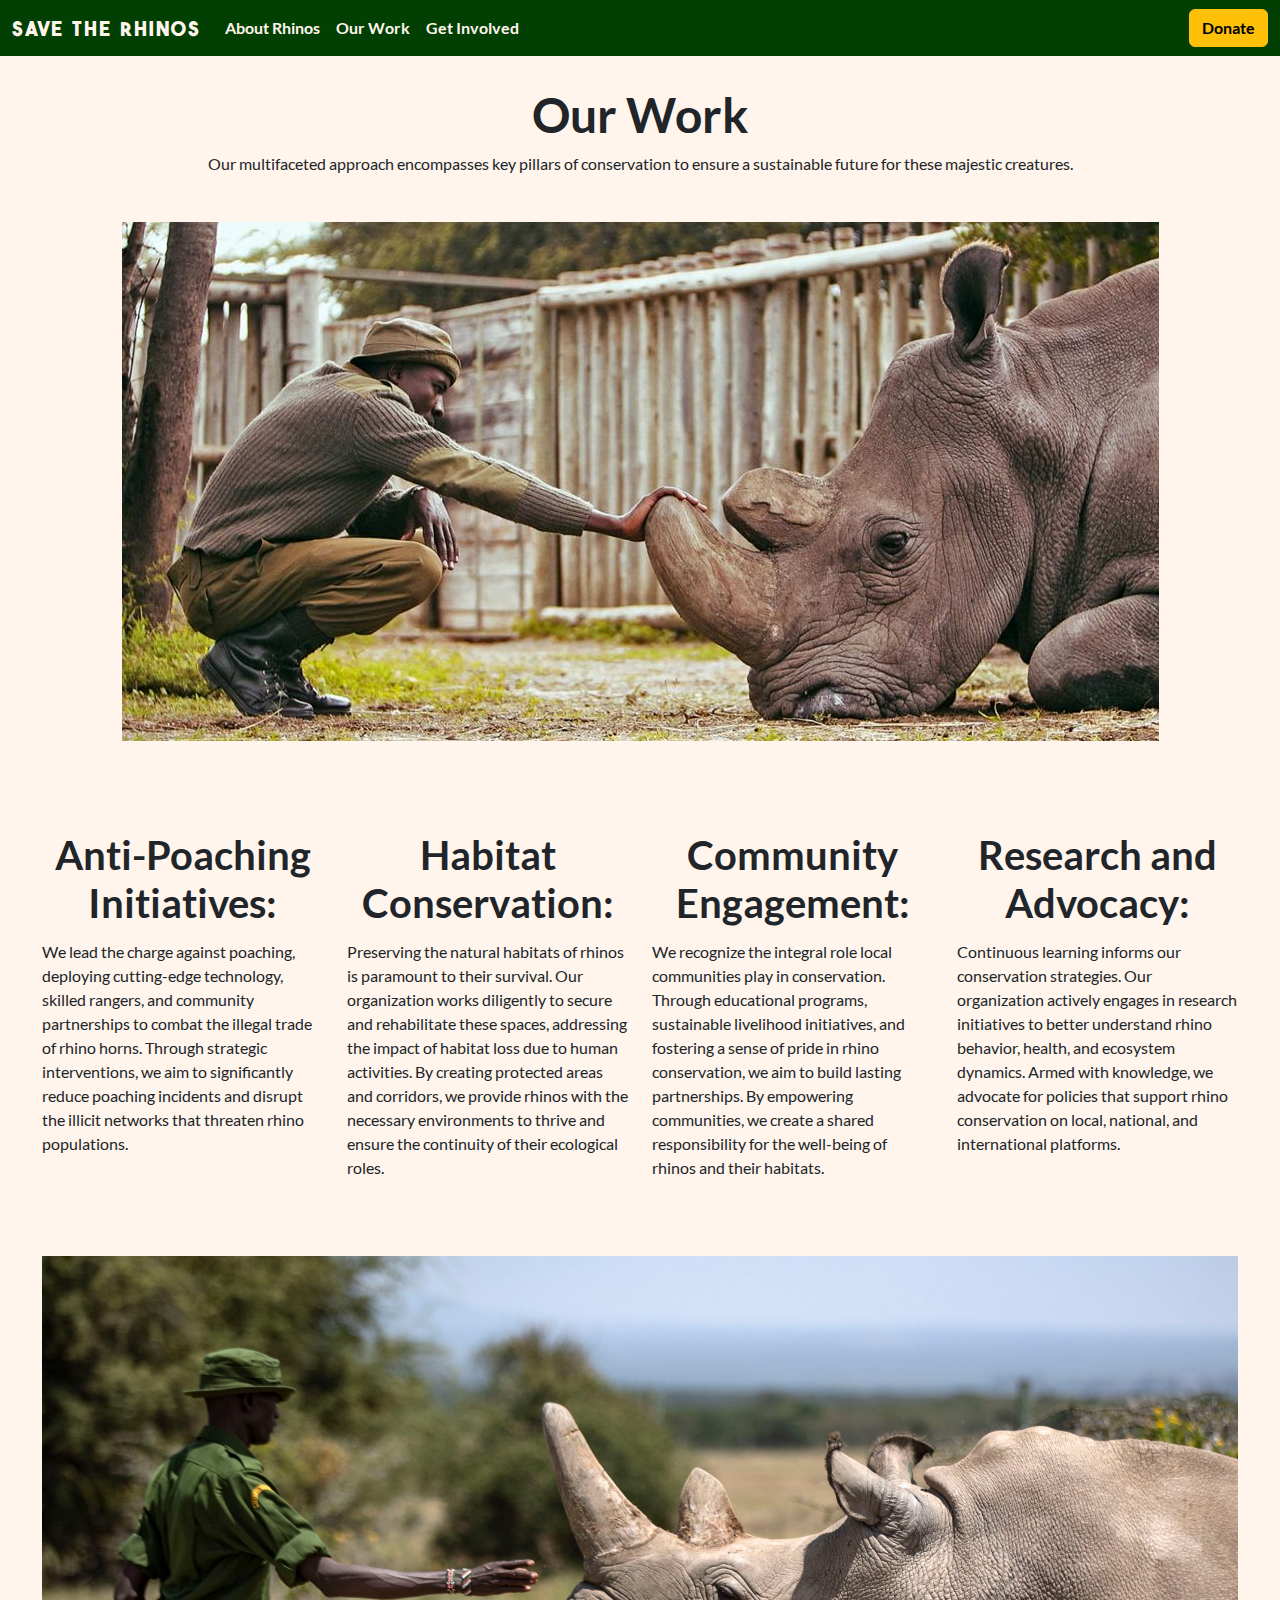
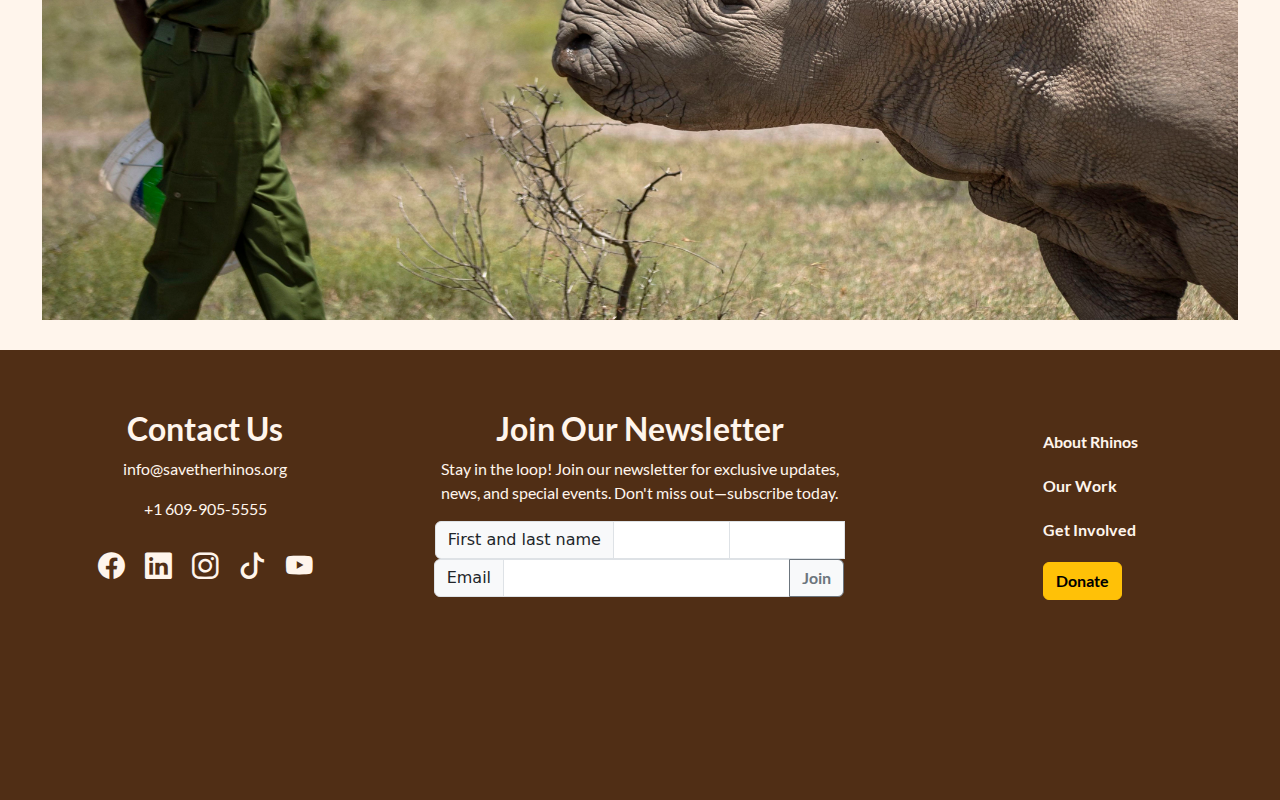
<file: hw6-cause/work.html>
<!DOCTYPE html>
<html lang="en">
<head>
    <meta charset="UTF-8">
    <meta name="viewport" content="width=device-width, initial-scale=1.0">
    <title>Save the Rhinos: Our Work</title>
    <link rel = "stylesheet" href = "css/bootstrap.min.css">
    <link rel="stylesheet" href="https://cdn.jsdelivr.net/npm/bootstrap-icons@1.11.2/font/bootstrap-icons.min.css">
    <link rel = "stylesheet" href = "css/custom.css">
</head>
<body>
    
    <div class = "container-fluid">
        <header class = "row">
            <div class = "col-md-12 noPadding">
                <!-- Nav Starts-->
                <nav class="navbar navbar-expand-lg bg-body-tertiary">
                    <div class="container-fluid">
                      <a class="navbar-brand" href="index.html">Save the Rhinos</a>
                      <button class="navbar-toggler" type="button" data-bs-toggle="collapse" data-bs-target="#navbarSupportedContent" aria-controls="navbarSupportedContent" aria-expanded="false" aria-label="Toggle navigation">
                        <span class="navbar-toggler-icon"></span>
                      </button>
                      <div class="collapse navbar-collapse" id="navbarSupportedContent">
                        <ul class="navbar-nav me-auto mb-2 mb-lg-0">
                          <li class="nav-item">
                            <a class="nav-link" href="about.html">About Rhinos</a>
                          </li>
                          <li class="nav-item">
                            <a class="nav-link" href="work.html">Our Work</a>
                          </li>
                          <li class="nav-item">
                            <a class="nav-link" href="help.html">Get Involved</a>
                          </li>
                        </ul>
                        <a href = "donate.html">
                            <button class="btn btn-warning" type="submit">Donate</button>
                        </a>
                      </div>
                    </div>
                  </nav>
                <!-- Nav Ends-->
            </div>
        </header>
        <div class = "row marginTopSmall" id = "mainArea">
          <h1 class="display-5 d-flex justify-content-center">Our Work</h1>
          <p class = "text-center"> Our multifaceted approach encompasses key pillars of conservation to ensure a sustainable future for these majestic creatures.</p>
          <div class = "col-md-12 marginTopSmall d-flex justify-content-center">
            <img src="images/background.jpeg" class="img-fluid" alt="Image of a man and a rhino">
          </div>
        </div>
        <div class = "row marginTopSmall" id = "mainArea">
          <div class = "col-md-3 marginTopSmall">
            <h1 class="display-6 d-flex justify-content-center text-center" style="padding-bottom: 5px;">Anti-Poaching Initiatives:</h1>
            <p>We lead the charge against poaching, deploying cutting-edge technology, skilled rangers, and community partnerships to combat the illegal trade of rhino horns. Through strategic interventions, we aim to significantly reduce poaching incidents and disrupt the illicit networks that threaten rhino populations.</p>
          </div>
          <div class = "col-md-3 marginTopSmall">
            <h1 class="display-6 d-flex justify-content-center text-center" style="padding-bottom: 5px;">Habitat Conservation:</h1>
            <p>Preserving the natural habitats of rhinos is paramount to their survival. Our organization works diligently to secure and rehabilitate these spaces, addressing the impact of habitat loss due to human activities. By creating protected areas and corridors, we provide rhinos with the necessary environments to thrive and ensure the continuity of their ecological roles.</p>
          </div>
          <div class = "col-md-3 marginTopSmall">
            <h1 class="display-6 d-flex justify-content-center text-center" style="padding-bottom: 5px;">Community Engagement:</h1>
            <p>We recognize the integral role local communities play in conservation. Through educational programs, sustainable livelihood initiatives, and fostering a sense of pride in rhino conservation, we aim to build lasting partnerships. By empowering communities, we create a shared responsibility for the well-being of rhinos and their habitats.</p>
          </div>
          <div class = "col-md-3 marginTopSmall">
            <h1 class="display-6 d-flex justify-content-center text-center" style="padding-bottom: 5px;">Research and Advocacy:</h1>
            <p>Continuous learning informs our conservation strategies. Our organization actively engages in research initiatives to better understand rhino behavior, health, and ecosystem dynamics. Armed with knowledge, we advocate for policies that support rhino conservation on local, national, and international platforms.</p>
          </div>
        </div>
        <div class = "row marginBottom marginTopSmall" id = "mainArea">
          <div class = "col-md-12 d-flex justify-content-center">
            <img src="images/work.jpeg" class="img-fluid" alt="Image of a man and a rhino">
          </div>
        </div>
          
        </div>
        <footer class="row marginTop">
            <div class = "col-md-4 marginLeft marginRight text-center">
                <h2>Contact Us</h2>
                <p> info@savetherhinos.org</p>
                <p> +1 609-905-5555</p>
                <div class = "d-flex justify-content-center">
                    <i class="bi bi-facebook"></i>
                    <i class="bi bi-linkedin"></i>
                    <i class="bi bi-instagram"></i>
                    <i class="bi bi-tiktok"></i>
                    <i class="bi bi-youtube"></i> </div>
            </div>
            <div class = "col-md-4 footerVolunteer">
                <h2 class="d-flex justify-content-center marginLeft marginRight text-center">Join Our Newsletter</h2>
                <p class = "text-center">Stay in the loop! Join our newsletter for exclusive updates, news, and special events. Don't miss out—subscribe today.</p>
                <div class="input-group">
                    <span class="input-group-text">First and last name</span>
                    <input type="text" aria-label="First name" class="form-control">
                    <input type="text" aria-label="Last name" class="form-control">
                <div class="input-group mb-3">
                    <span class="input-group-text" id="inputGroup-sizing-default">Email</span>
                    <input type="text" class="form-control" aria-label="Sizing example input" aria-describedby="inputGroup-sizing-default">
                    <button class="btn btn-light btn-outline-secondary" type="button" id="button-addon2">Join</button>
                    </div>
                  </div>
            </div>
            <div class = "col-md-4 d-flex justify-content-center footerNav">
                <ul>
                    <li class="nav-item">
                        <a class="nav-link" href="about.html">About Rhinos</a>
                    </li>
                    <li class="nav-item">
                        <a class="nav-link" href="work.html">Our Work</a>
                    </li>
                    <li class="nav-item">
                        <a class="nav-link" href="help.html">Get Involved</a>
                    </li>
                    <li>
                        <a href = "donate.html">
                            <button class="btn btn-warning" type="submit">Donate</button>
                        </a>
                    </li>
                </ul>
            </div>
        </footer>
    </div>


    <script src = "js/bootstrap.bundle.min.js"></script>
</body>
</html>
</file>
<file: hw6-cause/css/custom.css>
@font-face {
    font-family: Bold;
    src: url('../fonts/the_bold_font/THE\ BOLD\ FONT\ -\ FREE\ VERSION\ -\ 2023.ttf');
}

@font-face {
    font-family: Lato Bold;
    src: url('../fonts/Lato/Lato-Bold.ttf');
}

@font-face {
    font-family: Lato;
    src: url('../fonts/Lato/Lato-Regular.ttf');
}

.noPadding{
    padding : 0px;
}

header{
    color: #FFF5EC;
}

.navbar .container-fluid{
    background-color: #023f02 !important;
}

.navbar{
    background-color: #023f02 !important;
}

.navbar-brand{
    color: #FFF5EC;
    font-family: Bold;
    letter-spacing: 2px;
}

.nav-link{
    color: #FFF5EC;
    font-family: Lato Bold;
}

.navbar-toggler{
   background-color: #FFF5EC;
}

h1, h2, h5, .btn{
    font-family: Lato Bold;
}

p{
    font-family: Lato;
}

.container-fluid{
   background-color: #FFF5EC;
}

#mainArea{
    min-height:50vh;
    padding: 30px;
}

.donationAmount{
    width : 80%;
    margin : 20px;
    padding : 15px;
}

.card{
    background-color: #B99470;
    color: #FFF5EC;
}

.marginTop{
    padding-top: 60px;
}

.marginTopSmall{
    padding-top: 30px;
}

.marginLeft{
    padding-left: 60px;
}

.marginRight{
    padding-right: 60px;
}

.marginBottom{
    padding-bottom: 60px;
}

footer{
    min-height : 50vh;
    background-color: #502e15;
    color: #FFF5EC;
}

footer ul{
    list-style: none;
    margin : 0px;
    margin : 0px;
}

footer ul li{
    margin : 20px;
}

footer i{
    font-size : 20pt;
    margin : 10px;
}

/* Media query for narrow browser width*/
@media only screen and (max-width: 480px){
    .jumbotron{
        padding : 30px !important;
    }
    footer{
        padding : 20px;
        padding-top: 30px !important;
        height: 55vh !important;
    }
    .footerVolunteer, .footerNav{
        display : none !important;
    }

}
</file>
